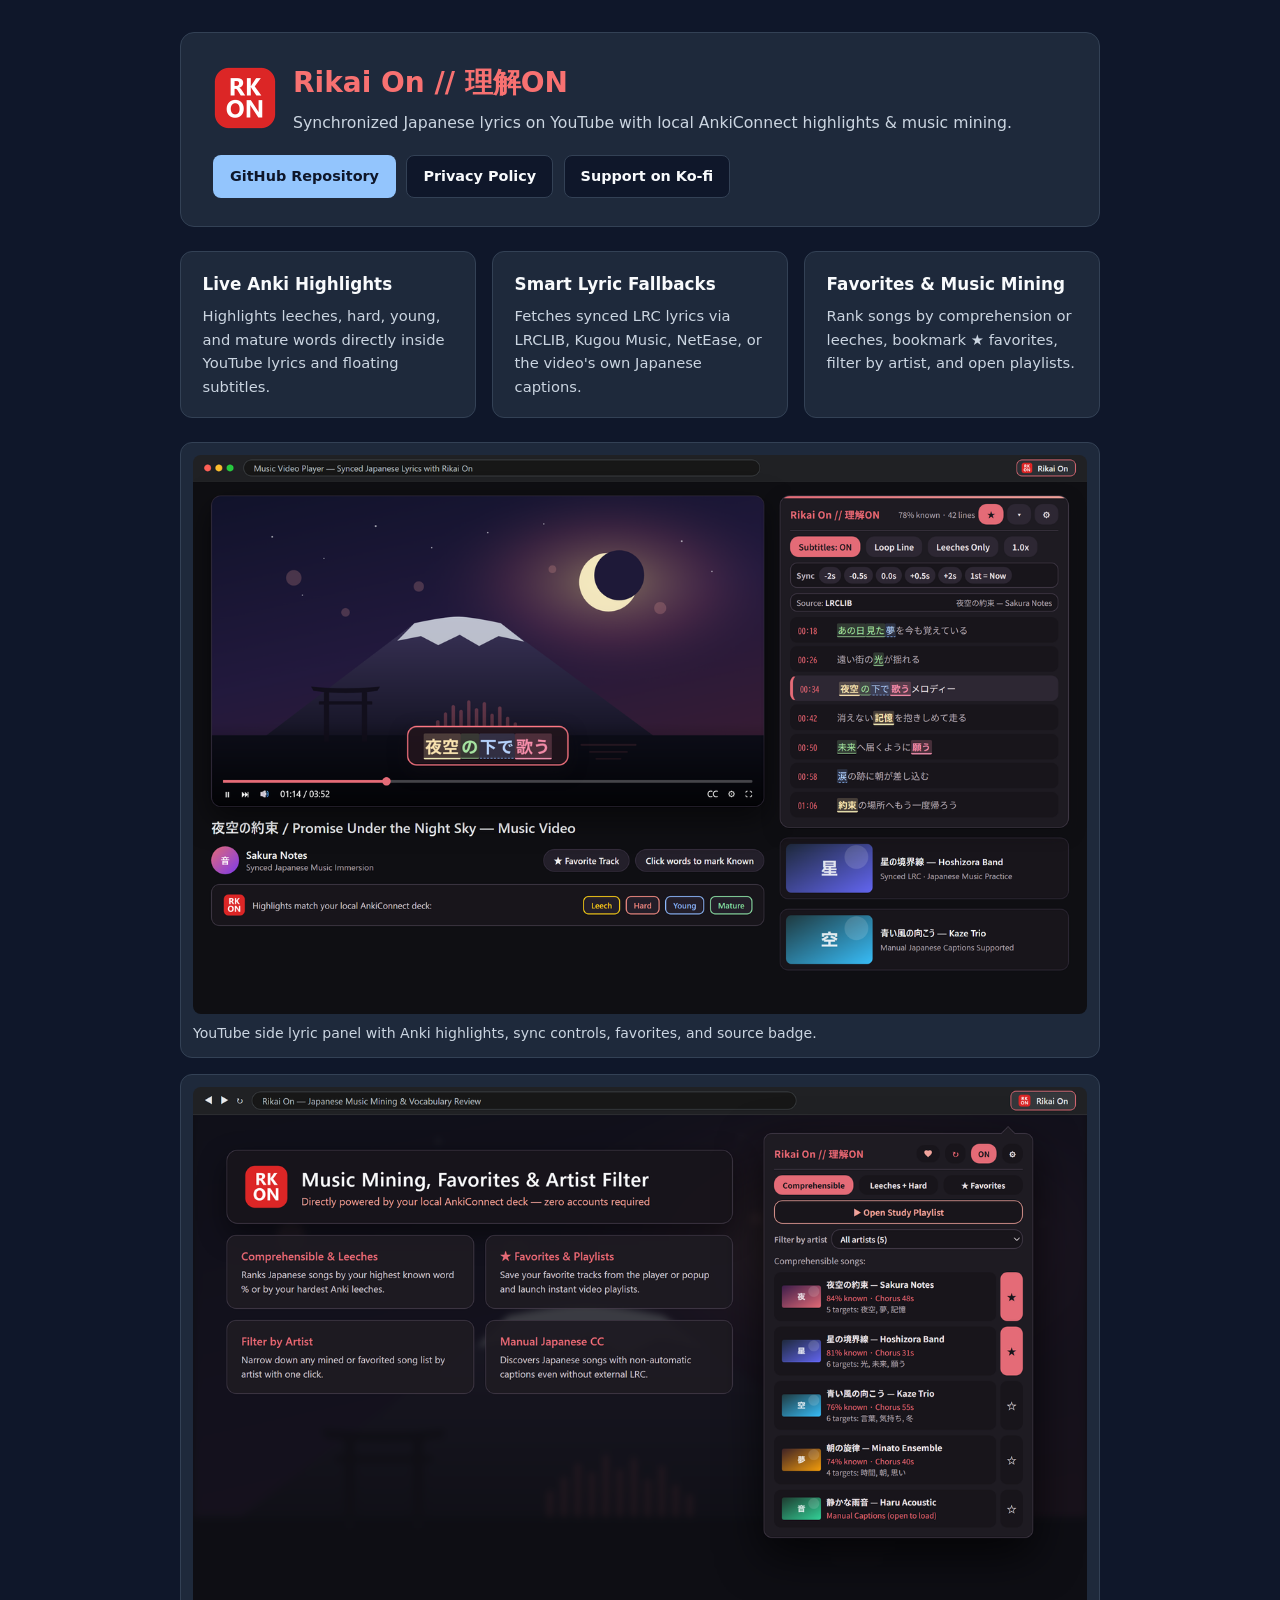
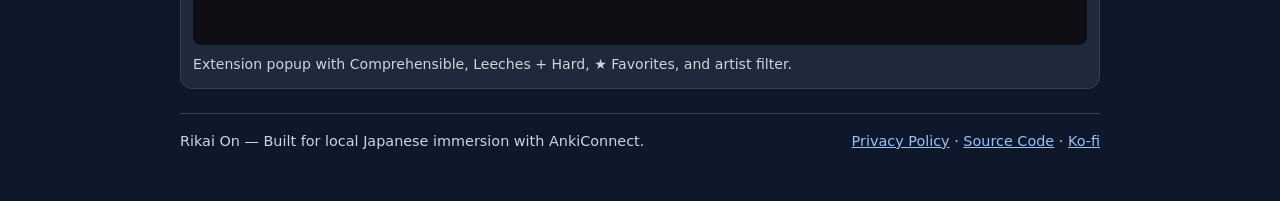
<file: docs/index.html>
<!DOCTYPE html>
<html lang="en">
<head>
  <meta charset="UTF-8">
  <meta name="viewport" content="width=device-width, initial-scale=1.0">
  <title>Rikai On // 理解ON — YouTube Japanese Lyrics + Anki Mining</title>
  <style>
    :root {
      --bg: #0f172a;
      --surface: #1e293b;
      --text: #f8fafc;
      --muted: #cbd5e1;
      --accent: #f87171;
      --link: #93c5fd;
      --border: #334155;
    }
    * { box-sizing: border-box; }
    body {
      margin: 0;
      padding: 2rem 1rem 3rem;
      background: var(--bg);
      color: var(--text);
      font-family: system-ui, -apple-system, "Segoe UI", Roboto, sans-serif;
      line-height: 1.6;
    }
    main {
      max-width: 920px;
      margin: 0 auto;
    }
    .hero {
      background: var(--surface);
      border: 1px solid var(--border);
      border-radius: 14px;
      padding: 1.75rem 2rem;
      display: flex;
      flex-wrap: wrap;
      align-items: center;
      justify-content: space-between;
      gap: 1.25rem;
      margin-bottom: 1.5rem;
    }
    .hero-brand {
      display: flex;
      align-items: center;
      gap: 1rem;
    }
    .hero-brand img {
      width: 64px;
      height: 64px;
      border-radius: 12px;
    }
    h1 {
      margin: 0 0 0.25rem;
      font-size: 1.75rem;
      color: var(--accent);
    }
    .subtitle {
      margin: 0;
      color: var(--muted);
      font-size: 0.98rem;
    }
    .cta-row {
      display: flex;
      flex-wrap: wrap;
      gap: 0.65rem;
    }
    .btn {
      display: inline-block;
      padding: 0.55rem 1rem;
      border-radius: 8px;
      font-weight: 700;
      font-size: 0.9rem;
      text-decoration: none;
      border: 1px solid var(--border);
      color: var(--text);
      background: var(--bg);
    }
    .btn.primary {
      background: #93c5fd;
      color: #0f172a;
      border-color: transparent;
    }
    .btn:focus-visible, a:focus-visible {
      outline: 2px solid var(--link);
      outline-offset: 2px;
    }
    .grid {
      display: grid;
      grid-template-columns: repeat(auto-fit, minmax(250px, 1fr));
      gap: 1rem;
      margin-bottom: 1.5rem;
    }
    .card {
      background: var(--surface);
      border: 1px solid var(--border);
      border-radius: 12px;
      padding: 1.2rem 1.35rem;
    }
    .card h2 {
      margin: 0 0 0.4rem;
      font-size: 1.05rem;
      color: var(--text);
    }
    .card p {
      margin: 0;
      font-size: 0.92rem;
      color: var(--muted);
    }
    .shots {
      display: grid;
      grid-template-columns: 1fr;
      gap: 1rem;
      margin-bottom: 1.5rem;
    }
    .shots figure {
      margin: 0;
      background: var(--surface);
      border: 1px solid var(--border);
      border-radius: 12px;
      padding: 0.75rem;
    }
    .shots img {
      width: 100%;
      height: auto;
      border-radius: 8px;
      display: block;
    }
    .shots figcaption {
      margin-top: 0.5rem;
      font-size: 0.88rem;
      color: var(--muted);
    }
    footer {
      border-top: 1px solid var(--border);
      padding-top: 1rem;
      font-size: 0.9rem;
      color: var(--muted);
      display: flex;
      flex-wrap: wrap;
      justify-content: space-between;
      gap: 0.75rem;
    }
    footer a { color: var(--link); }
  </style>
</head>
<body>
  <main>
    <section class="hero">
      <div class="hero-brand">
        <img src="./assets/icon128.png" alt="Rikai On icon" width="64" height="64">
        <div>
          <h1>Rikai On // 理解ON</h1>
          <p class="subtitle">Synchronized Japanese lyrics on YouTube with local AnkiConnect highlights &amp; music mining.</p>
        </div>
      </div>
      <div class="cta-row">
        <a class="btn primary" href="https://github.com/garciaguilherme/rikai-on" target="_blank" rel="noopener noreferrer">GitHub Repository</a>
        <a class="btn" href="./privacy.html">Privacy Policy</a>
        <a class="btn" href="https://ko-fi.com/C0C62BIE0" target="_blank" rel="noopener noreferrer">Support on Ko-fi</a>
      </div>
    </section>

    <section class="grid" aria-label="Key features">
      <article class="card">
        <h2>Live Anki Highlights</h2>
        <p>Highlights leeches, hard, young, and mature words directly inside YouTube lyrics and floating subtitles.</p>
      </article>
      <article class="card">
        <h2>Smart Lyric Fallbacks</h2>
        <p>Fetches synced LRC lyrics via LRCLIB, Kugou Music, NetEase, or the video's own Japanese captions.</p>
      </article>
      <article class="card">
        <h2>Favorites &amp; Music Mining</h2>
        <p>Rank songs by comprehension or leeches, bookmark ★ favorites, filter by artist, and open playlists.</p>
      </article>
    </section>

    <section class="shots" aria-label="Screenshots">
      <figure>
        <img src="./assets/screenshot-1-youtube-1280x800.png" alt="Rikai On lyric panel and floating subtitle overlay on a YouTube Japanese music video" width="1280" height="800">
        <figcaption>YouTube side lyric panel with Anki highlights, sync controls, favorites, and source badge.</figcaption>
      </figure>
      <figure>
        <img src="./assets/screenshot-2-popup-1280x800.png" alt="Rikai On popup showing mined songs, favorites tab, and artist filter" width="1280" height="800">
        <figcaption>Extension popup with Comprehensible, Leeches + Hard, ★ Favorites, and artist filter.</figcaption>
      </figure>
    </section>

    <footer>
      <span>Rikai On — Built for local Japanese immersion with AnkiConnect.</span>
      <nav aria-label="Footer links">
        <a href="./privacy.html">Privacy Policy</a> ·
        <a href="https://github.com/garciaguilherme/rikai-on" target="_blank" rel="noopener noreferrer">Source Code</a> ·
        <a href="https://ko-fi.com/C0C62BIE0" target="_blank" rel="noopener noreferrer">Ko-fi</a>
      </nav>
    </footer>
  </main>
</body>
</html>
</file>
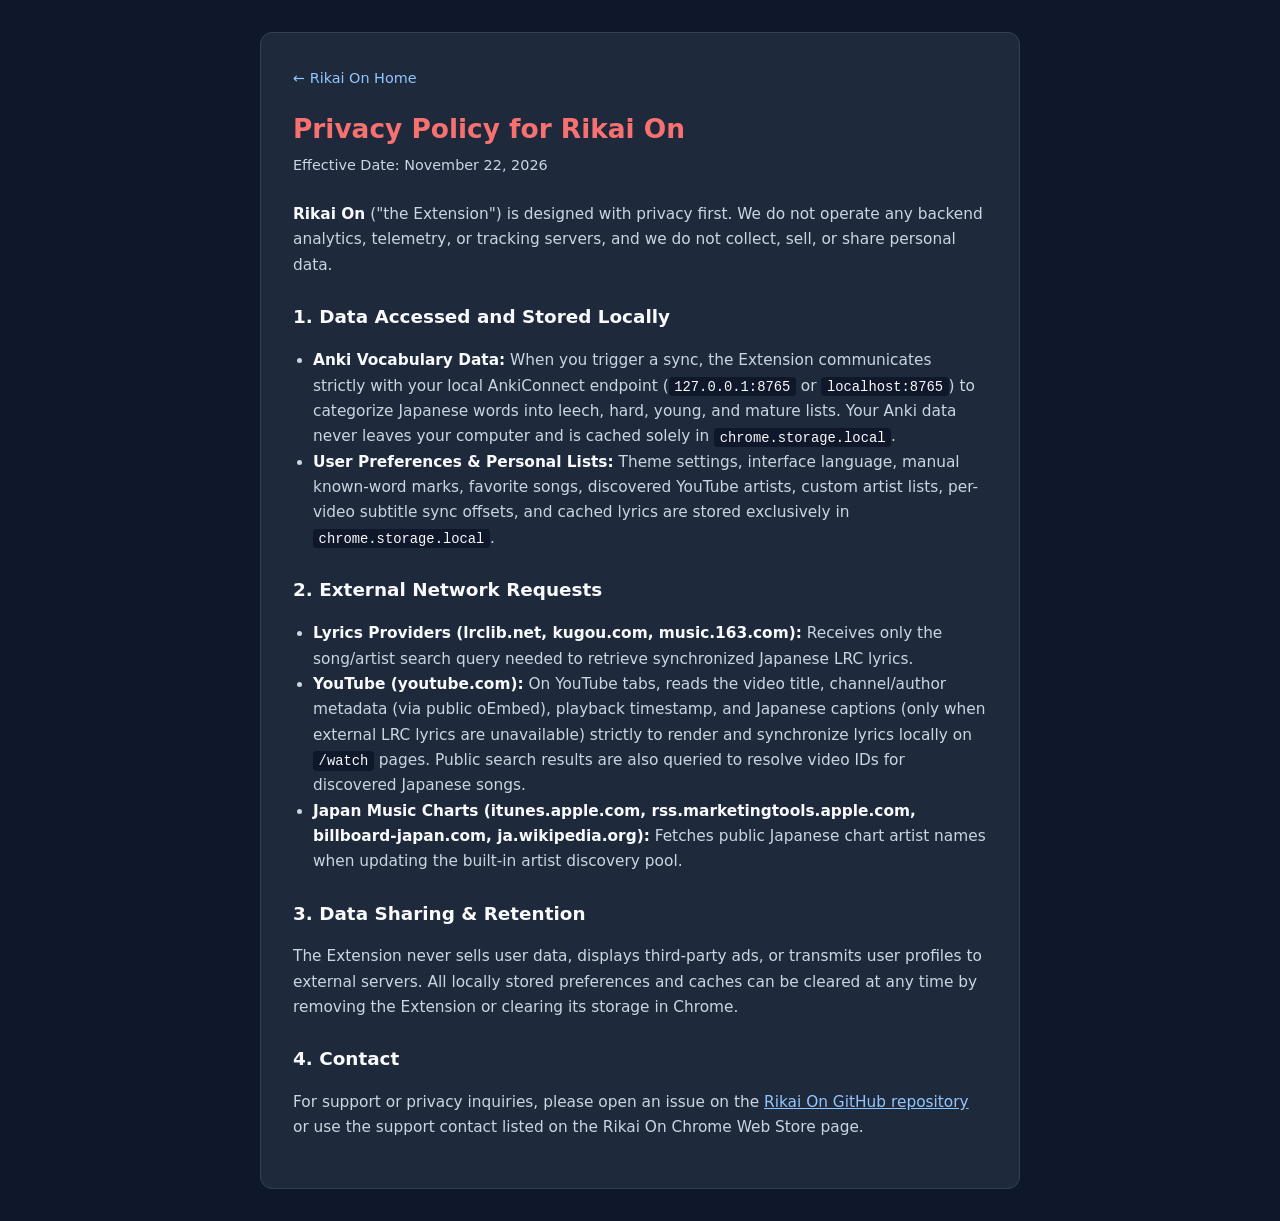
<file: docs/privacy.html>
<!DOCTYPE html>
<html lang="en">
<head>
  <meta charset="UTF-8">
  <meta name="viewport" content="width=device-width, initial-scale=1.0">
  <title>Privacy Policy — Rikai On</title>
  <style>
    :root {
      --bg: #0f172a;
      --surface: #1e293b;
      --text: #f8fafc;
      --muted: #cbd5e1;
      --accent: #f87171;
      --link: #93c5fd;
      --border: #334155;
    }
    * { box-sizing: border-box; }
    body {
      margin: 0;
      padding: 2rem 1rem;
      background: var(--bg);
      color: var(--text);
      font-family: system-ui, -apple-system, "Segoe UI", Roboto, sans-serif;
      line-height: 1.65;
    }
    main {
      max-width: 760px;
      margin: 0 auto;
      background: var(--surface);
      border: 1px solid var(--border);
      border-radius: 12px;
      padding: 2rem;
    }
    .nav-back {
      display: inline-block;
      margin-bottom: 1rem;
      font-size: 0.9rem;
      color: var(--link);
      text-decoration: none;
    }
    .nav-back:hover { text-decoration: underline; }
    h1 {
      margin: 0 0 0.25rem;
      font-size: 1.65rem;
      color: var(--accent);
    }
    .updated {
      margin: 0 0 1.5rem;
      font-size: 0.9rem;
      color: var(--muted);
    }
    h2 {
      margin: 1.5rem 0 0.5rem;
      font-size: 1.15rem;
      color: var(--text);
    }
    p, li {
      color: var(--muted);
      font-size: 0.96rem;
    }
    strong { color: var(--text); }
    ul { padding-left: 1.25rem; }
    a { color: var(--link); }
    a:focus-visible { outline: 2px solid var(--link); outline-offset: 2px; }
    code {
      background: var(--bg);
      color: var(--text);
      padding: 0.1rem 0.35rem;
      border-radius: 4px;
      font-size: 0.9em;
    }
  </style>
</head>
<body>
  <main>
    <nav aria-label="Breadcrumb">
      <a class="nav-back" href="./index.html">&larr; Rikai On Home</a>
    </nav>
    <header>
      <h1>Privacy Policy for Rikai On</h1>
      <p class="updated">Effective Date: November 22, 2026</p>
    </header>

    <p>
      <strong>Rikai On</strong> ("the Extension") is designed with privacy first. We do not operate any backend
      analytics, telemetry, or tracking servers, and we do not collect, sell, or share personal data.
    </p>

    <h2>1. Data Accessed and Stored Locally</h2>
    <ul>
      <li>
        <strong>Anki Vocabulary Data:</strong> When you trigger a sync, the Extension communicates strictly with your
        local AnkiConnect endpoint (<code>127.0.0.1:8765</code> or <code>localhost:8765</code>) to categorize Japanese
        words into leech, hard, young, and mature lists. Your Anki data never leaves your computer and is cached solely
        in <code>chrome.storage.local</code>.
      </li>
      <li>
        <strong>User Preferences &amp; Personal Lists:</strong> Theme settings, interface language, manual known-word
        marks, favorite songs, discovered YouTube artists, custom artist lists, per-video subtitle sync offsets, and
        cached lyrics are stored exclusively in <code>chrome.storage.local</code>.
      </li>
    </ul>

    <h2>2. External Network Requests</h2>
    <ul>
      <li>
        <strong>Lyrics Providers (lrclib.net, kugou.com, music.163.com):</strong> Receives only the song/artist
        search query needed to retrieve synchronized Japanese LRC lyrics.
      </li>
      <li>
        <strong>YouTube (youtube.com):</strong> On YouTube tabs, reads the video title, channel/author metadata (via
        public oEmbed), playback timestamp, and Japanese captions (only when external LRC lyrics are unavailable)
        strictly to render and synchronize lyrics locally on <code>/watch</code> pages. Public search results are also
        queried to resolve video IDs for discovered Japanese songs.
      </li>
      <li>
        <strong>Japan Music Charts (itunes.apple.com, rss.marketingtools.apple.com, billboard-japan.com, ja.wikipedia.org):</strong>
        Fetches public Japanese chart artist names when updating the built-in artist discovery pool.
      </li>
    </ul>

    <h2>3. Data Sharing &amp; Retention</h2>
    <p>
      The Extension never sells user data, displays third-party ads, or transmits user profiles to external servers.
      All locally stored preferences and caches can be cleared at any time by removing the Extension or clearing its
      storage in Chrome.
    </p>

    <h2>4. Contact</h2>
    <p>
      For support or privacy inquiries, please open an issue on the
      <a href="https://github.com/garciaguilherme/rikai-on" target="_blank" rel="noopener noreferrer">Rikai On GitHub repository</a>
      or use the support contact listed on the Rikai On Chrome Web Store page.
    </p>
  </main>
</body>
</html>
</file>
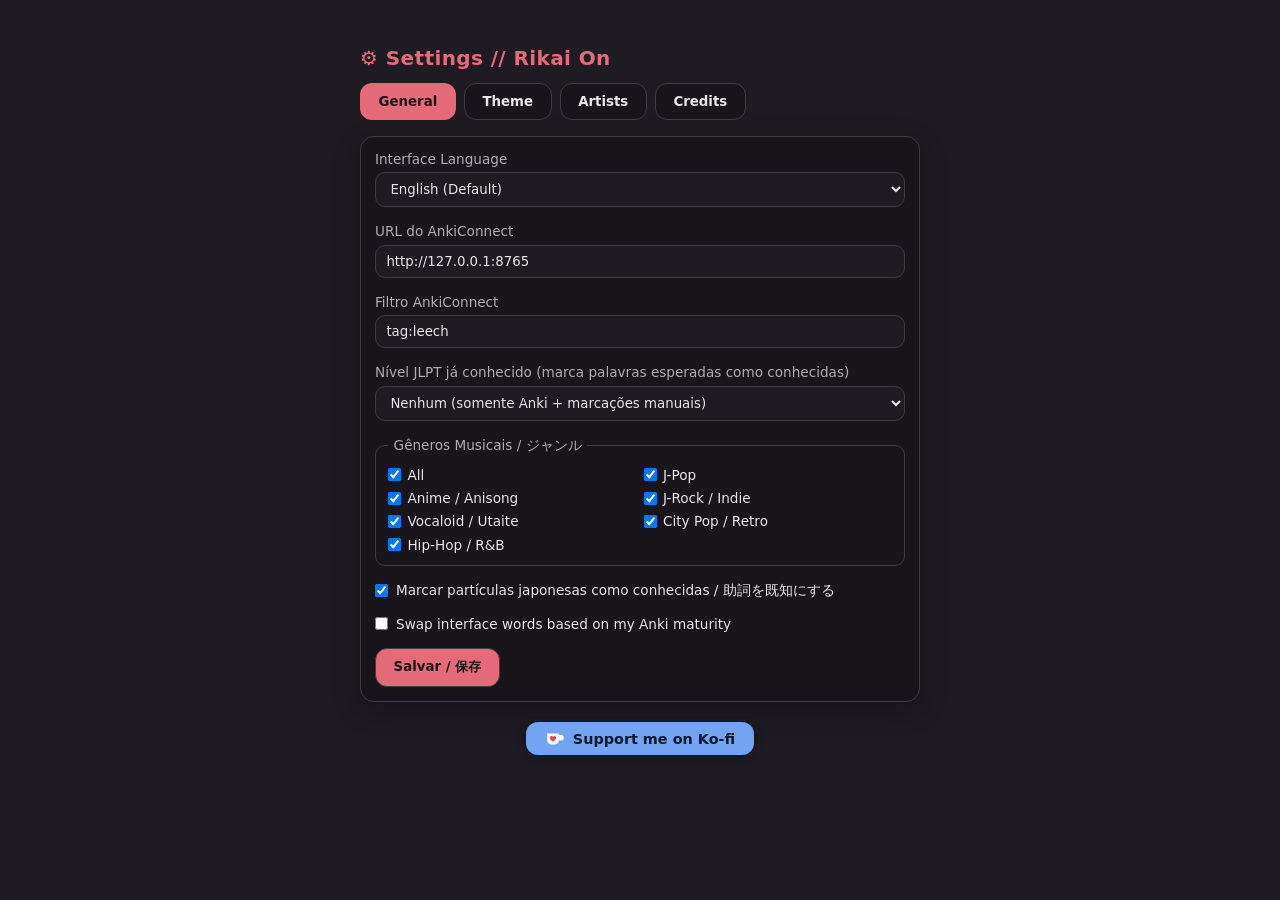
<file: chrome-extension/options/options.html>
<!DOCTYPE html>
<html lang="en">

<head>
  <meta charset="UTF-8">
  <title>Settings // Rikai On</title>
  <link rel="stylesheet" href="../themes.css">
  <style>
    body {
      max-width: 560px;
      margin: 2rem auto;
      padding: var(--rk-pad-md);
      background-color: var(--rk-bg);
      background-image: var(--rk-panel-pattern);
      background-size: 24px 24px;
      color: var(--rk-text);
      font-family: var(--rk-font);
      transition: background-color var(--rk-dur-med, 240ms) ease-in-out, color var(--rk-dur-med, 240ms) ease-in-out;
    }

    .card-panel,
    form {
      background: var(--rk-surface);
      border: var(--rk-border-width) var(--rk-border-style) var(--rk-border);
      border-radius: var(--rk-radius);
      padding: var(--rk-pad-md);
      box-shadow: var(--rk-panel-shadow);
      transition: background-color var(--rk-dur-med, 240ms) ease-in-out,
        border-color var(--rk-dur-med, 240ms) ease-in-out,
        border-radius var(--rk-dur-med, 240ms) ease-in-out,
        box-shadow var(--rk-dur-med, 240ms) ease-in-out;
    }

    [role="tabpanel"]:not([hidden]) {
      animation: rikaiFadeSlideIn var(--rk-dur-med, 240ms) ease-in-out;
    }

    h1 {
      font-size: 1.25rem;
      color: var(--rk-accent);
      margin-top: 0;
      text-transform: var(--rk-title-transform);
      letter-spacing: var(--rk-title-spacing);
    }

    label {
      display: block;
      font-size: 0.85rem;
      color: var(--rk-muted);
      margin-bottom: 0.35rem;
    }

    input,
    select,
    textarea {
      width: 100%;
      box-sizing: border-box;
      padding: var(--rk-pad-sm) 0.65rem;
      margin-bottom: 1rem;
      background: var(--rk-bg);
      color: var(--rk-text);
      border: var(--rk-border-width) var(--rk-border-style) var(--rk-border);
      border-radius: var(--rk-row-radius);
      font-family: var(--rk-font);
      transition: background-color var(--rk-dur-fast, 160ms) ease-in-out,
        color var(--rk-dur-fast, 160ms) ease-in-out,
        border-color var(--rk-dur-fast, 160ms) ease-in-out,
        border-radius var(--rk-dur-med, 240ms) ease-in-out;
    }

    button {
      background: var(--rk-accent);
      color: var(--rk-accent-contrast);
      border: var(--rk-border-width) var(--rk-border-style) var(--rk-border);
      padding: 0.6rem 1.1rem;
      font-weight: 700;
      cursor: pointer;
      border-radius: var(--rk-btn-radius);
      font-family: var(--rk-font);
      box-shadow: var(--rk-btn-shadow);
      transition: background-color var(--rk-dur-fast, 160ms) ease-in-out,
        color var(--rk-dur-fast, 160ms) ease-in-out,
        border-color var(--rk-dur-fast, 160ms) ease-in-out,
        border-radius var(--rk-dur-med, 240ms) ease-in-out,
        opacity var(--rk-dur-fast, 160ms) ease-in-out,
        transform 140ms ease-in-out;
    }

    button:hover {
      opacity: 0.92;
    }

    button:active {
      transform: scale(0.98);
    }

    .tab-bar {
      display: flex;
      flex-wrap: wrap;
      gap: 0.5rem;
      margin-bottom: 1rem;
    }

    .tab-btn {
      background: var(--rk-surface);
      color: var(--rk-text);
      border: 1px solid var(--rk-border);
    }

    .tab-btn.is-active {
      background: var(--rk-accent);
      color: var(--rk-accent-contrast);
      border-color: transparent;
    }

    .info-box {
      background: var(--rk-bg);
      border: 1px solid var(--rk-border);
      border-radius: var(--rk-row-radius);
      padding: 0.85rem;
      margin-bottom: 1rem;
      font-size: 0.85rem;
      line-height: 1.5;
      color: var(--rk-muted);
    }

    .tag-list {
      display: flex;
      flex-wrap: wrap;
      gap: 0.35rem;
      margin: 0.5rem 0 1rem;
    }

    .tag-pill {
      background: var(--rk-elevated);
      color: var(--rk-text);
      padding: 0.2rem 0.5rem;
      border-radius: var(--rk-btn-radius);
      font-size: 0.78rem;
    }

    .theme-preview {
      background: var(--rk-bg);
      border: var(--rk-border-width) var(--rk-border-style) var(--rk-border);
      border-radius: var(--rk-radius);
      padding: var(--rk-pad-md);
      margin-bottom: 1rem;
      transition: background-color var(--rk-dur-med, 240ms) ease-in-out,
        border-color var(--rk-dur-med, 240ms) ease-in-out,
        border-radius var(--rk-dur-med, 240ms) ease-in-out;
    }

    .theme-preview-row {
      display: flex;
      flex-wrap: wrap;
      align-items: center;
      gap: 0.45rem;
      margin-top: 0.65rem;
    }

    .preview-word {
      padding: 2px 7px;
      border-radius: 4px;
      font-size: 0.85rem;
      font-weight: 700;
      transition: background-color var(--rk-dur-fast, 160ms) ease-in-out,
        color var(--rk-dur-fast, 160ms) ease-in-out,
        border-color var(--rk-dur-fast, 160ms) ease-in-out;
    }

    .preview-overlay {
      margin-top: 0.75rem;
      padding: 0.5rem 0.85rem;
      border-radius: var(--rk-row-radius);
      background: var(--rk-overlay-bg);
      color: var(--rk-overlay-text);
      text-align: center;
      font-size: 0.95rem;
      box-shadow: var(--rk-overlay-shadow);
      transition: background-color var(--rk-dur-med, 240ms) ease-in-out,
        color var(--rk-dur-med, 240ms) ease-in-out,
        border-radius var(--rk-dur-med, 240ms) ease-in-out;
    }

    details.custom-advanced {
      border: var(--rk-border-width) solid var(--rk-border);
      border-radius: var(--rk-row-radius);
      background: var(--rk-bg);
      padding: 0.75rem;
      margin-bottom: 1rem;
    }

    details.custom-advanced summary {
      cursor: pointer;
      font-weight: 700;
      font-size: 0.9rem;
      color: var(--rk-accent);
      list-style-position: inside;
    }

    details.custom-advanced[open] summary {
      margin-bottom: 0.85rem;
    }

    .color-grid {
      display: grid;
      grid-template-columns: repeat(auto-fill, minmax(145px, 1fr));
      gap: 0.65rem;
      margin-bottom: 0.85rem;
    }

    .color-item {
      display: flex;
      flex-direction: column;
      gap: 0.25rem;
    }

    .color-item label {
      margin-bottom: 0;
      font-size: 0.78rem;
    }

    .color-item input[type="color"] {
      height: 36px;
      padding: 2px;
      margin-bottom: 0;
      cursor: pointer;
    }

    .geo-grid {
      display: grid;
      grid-template-columns: 1fr 1fr;
      gap: 0.65rem;
    }

    .geo-grid input,
    .geo-grid select {
      margin-bottom: 0.35rem;
    }

    .action-row {
      display: flex;
      flex-wrap: wrap;
      gap: 0.5rem;
      align-items: center;
      margin-bottom: 0.85rem;
    }

    .fieldset-box {
      border: var(--rk-border-width) solid var(--rk-border);
      border-radius: var(--rk-row-radius);
      padding: 0.75rem;
      margin: 0 0 1rem;
      background: var(--rk-surface);
    }

    .fieldset-box legend {
      font-size: 0.85rem;
      color: var(--rk-muted);
      padding: 0 0.35rem;
    }

    #saved-msg,
    #theme-saved-msg,
    #artists-saved-msg {
      margin-left: 0.75rem;
      color: var(--rk-mature-border);
      font-size: 0.85rem;
      font-weight: 700;
    }

    .kofi-donate-wrap {
      margin-top: 1.25rem;
      display: flex;
      justify-content: center;
    }

    .kofi-btn {
      display: inline-flex;
      align-items: center;
      gap: 0.5rem;
      background-color: #72a4f2;
      color: #0f172a;
      text-decoration: none;
      font-weight: 700;
      font-size: 0.9rem;
      padding: 0.55rem 1.15rem;
      border-radius: var(--rk-btn-radius);
      box-shadow: 0 2px 8px rgba(0, 0, 0, 0.25);
      transition: filter var(--rk-dur-fast, 160ms) ease-in-out, transform 140ms ease-in-out;
    }

    .kofi-btn:hover {
      filter: brightness(1.06);
      transform: translateY(-1px);
    }

    .kofi-btn:active {
      transform: translateY(0) scale(0.98);
    }

    .credits-list {
      list-style: none;
      padding: 0;
      margin: 0.75rem 0 0;
      display: flex;
      flex-direction: column;
      gap: 0.65rem;
    }

    .credit-item {
      background: var(--rk-bg);
      border: 1px solid var(--rk-border);
      border-radius: var(--rk-row-radius);
      padding: 0.7rem 0.85rem;
    }

    .credit-title {
      display: flex;
      justify-content: space-between;
      align-items: center;
      gap: 0.5rem;
      font-size: 0.9rem;
      font-weight: 700;
      color: var(--rk-text);
      margin-bottom: 0.25rem;
    }

    .credit-title a {
      color: var(--rk-accent);
      font-size: 0.78rem;
      font-weight: 600;
      text-decoration: underline;
    }

    .credit-desc {
      margin: 0;
      font-size: 0.82rem;
      line-height: 1.45;
      color: var(--rk-muted);
    }

    :focus-visible {
      outline: 2px solid var(--rk-accent);
      outline-offset: 2px;
    }

    @media (prefers-reduced-motion: reduce) {

      *,
      *::before,
      *::after {
        transition: none !important;
        animation: none !important;
      }
    }
  </style>
</head>

<body>
  <h1 id="opt-heading">⚙ Settings // Rikai On</h1>
  <div class="tab-bar" role="tablist">
    <button id="tab-general-btn" class="tab-btn is-active" type="button" role="tab" aria-selected="true"
      aria-controls="tab-general-panel">General</button>
    <button id="tab-theme-btn" class="tab-btn" type="button" role="tab" aria-selected="false"
      aria-controls="tab-theme-panel">Theme</button>
    <button id="tab-artists-btn" class="tab-btn" type="button" role="tab" aria-selected="false"
      aria-controls="tab-artists-panel">Artists</button>
    <button id="tab-credits-btn" class="tab-btn" type="button" role="tab" aria-selected="false"
      aria-controls="tab-credits-panel">Credits</button>
  </div>

  <div id="tab-general-panel" role="tabpanel" aria-labelledby="tab-general-btn">
    <form id="settings-form">
      <label id="lbl-ui-lang" for="ui-lang">Interface Language</label>
      <select id="ui-lang">
        <option value="en">English (Default)</option>
        <option value="pt">Português</option>
        <option value="es">Español</option>
        <option value="ja">日本語</option>
        <option value="fr">Français</option>
      </select>
      <label for="anki-url">URL do AnkiConnect</label>
      <input id="anki-url" type="url" required value="http://127.0.0.1:8765">
      <label for="leech-query">Filtro AnkiConnect</label>
      <input id="leech-query" type="text" required value="tag:leech">
      <label for="jlpt-level">Nível JLPT já conhecido (marca palavras esperadas como conhecidas)</label>
      <select id="jlpt-level">
        <option value="none">Nenhum (somente Anki + marcações manuais)</option>
        <option value="N5">JLPT N5</option>
        <option value="N4">JLPT N4 (inclui N5)</option>
        <option value="N3">JLPT N3 (inclui N5–N4)</option>
        <option value="N2">JLPT N2 (inclui N5–N3)</option>
        <option value="N1">JLPT N1 (inclui N5–N2)</option>
      </select>
      <fieldset class="fieldset-box">
        <legend>Gêneros Musicais / ジャンル</legend>
        <div style="display:grid;grid-template-columns:1fr 1fr;gap:0.45rem;font-size:0.85rem;">
          <label style="display:flex;align-items:center;gap:0.4rem;margin:0;color:var(--rk-text);cursor:pointer;"><input
              type="checkbox" id="genre-all" checked style="width:auto;margin:0;"> <span
              id="lbl-genre-all">All</span></label>
          <label style="display:flex;align-items:center;gap:0.4rem;margin:0;color:var(--rk-text);cursor:pointer;"><input
              type="checkbox" class="genre-chk" value="jpop" checked style="width:auto;margin:0;"> J-Pop</label>
          <label style="display:flex;align-items:center;gap:0.4rem;margin:0;color:var(--rk-text);cursor:pointer;"><input
              type="checkbox" class="genre-chk" value="anime" checked style="width:auto;margin:0;"> Anime /
            Anisong</label>
          <label style="display:flex;align-items:center;gap:0.4rem;margin:0;color:var(--rk-text);cursor:pointer;"><input
              type="checkbox" class="genre-chk" value="jrock" checked style="width:auto;margin:0;"> J-Rock /
            Indie</label>
          <label style="display:flex;align-items:center;gap:0.4rem;margin:0;color:var(--rk-text);cursor:pointer;"><input
              type="checkbox" class="genre-chk" value="vocaloid" checked style="width:auto;margin:0;"> Vocaloid /
            Utaite</label>
          <label style="display:flex;align-items:center;gap:0.4rem;margin:0;color:var(--rk-text);cursor:pointer;"><input
              type="checkbox" class="genre-chk" value="citypop" checked style="width:auto;margin:0;"> City Pop /
            Retro</label>
          <label style="display:flex;align-items:center;gap:0.4rem;margin:0;color:var(--rk-text);cursor:pointer;"><input
              type="checkbox" class="genre-chk" value="hiphop" checked style="width:auto;margin:0;"> Hip-Hop /
            R&amp;B</label>
        </div>
      </fieldset>
      <label style="display:flex;align-items:center;gap:0.5rem;margin-bottom:1rem;color:var(--rk-text);cursor:pointer;">
        <input type="checkbox" id="particles-known" checked style="width:auto;margin:0;">
        <span id="lbl-particles-known">Marcar partículas japonesas como conhecidas / 助詞を既知にする</span>
      </label>
      <label style="display:flex;align-items:center;gap:0.5rem;margin-bottom:1rem;color:var(--rk-text);cursor:pointer;">
        <input type="checkbox" id="anki-ui-immersion" style="width:auto;margin:0;">
        <span id="lbl-anki-ui-immersion">Swap interface words based on my Anki maturity</span>
      </label>
      <button type="submit">Salvar / 保存</button>
      <span id="saved-msg" role="status" aria-live="polite"></span>
    </form>
  </div>

  <div id="tab-theme-panel" role="tabpanel" aria-labelledby="tab-theme-btn" hidden>
    <div class="card-panel">
      <label for="theme-select">Tema Visual / テーマ</label>
      <select id="theme-select">
        <option value="rikai-red">Rikai Red / 赤音 (Soft — Default)</option>
        <option value="youtube">YouTube Native</option>
        <option value="vocaloid">Vocaloid Cyber (Ciano &amp; Sakura)</option>
        <option value="sakura">Sakura Nocturne (Rosa &amp; Dourado)</option>
        <option value="eva">Neo-Tokyo 01 (Roxo &amp; Neon)</option>
        <option value="catppuccin">Catppuccin Mocha (Pastel Escuro)</option>
        <option value="catppuccin-latte">Catppuccin Latte (Pastel Claro)</option>
        <option value="dracula">Dracula (Vampire Purple)</option>
        <option value="nord">Nord (Arctic Polar)</option>
        <option value="gruvbox">Gruvbox Dark (Retro Warm)</option>
        <option value="tokyonight">Tokyo Night (Deep Indigo)</option>
        <option value="rose-pine">Rosé Pine (Soho Velvet)</option>
        <option value="sumi">Sumi-e Washi (Tema Claro)</option>
        <option value="custom">Custom Theme</option>
      </select>

      <label for="video-blur-mode">Faixa de Blur no Vídeo / 動画ぼかし帯</label>
      <select id="video-blur-mode">
        <option value="box">Apenas atrás da legenda (compacto)</option>
        <option value="bottom">Bloco inteiro na parte de baixo</option>
        <option value="top">Bloco inteiro na parte de cima</option>
      </select>

      <div class="theme-preview" aria-live="polite">
        <strong id="lbl-theme-preview" style="font-size:0.85rem;color:var(--rk-accent);">Live Preview</strong>
        <div class="theme-preview-row">
          <span class="preview-word"
            style="background:var(--rk-leech-bg);border-bottom:2px solid var(--rk-leech-border);color:var(--rk-leech-text);">夢
            (Leech)</span>
          <span class="preview-word"
            style="background:var(--rk-hard-bg);border-bottom:2px solid var(--rk-hard-border);color:var(--rk-hard-text);">永遠
            (Hard)</span>
          <span class="preview-word"
            style="background:var(--rk-young-bg);border-bottom:2px solid var(--rk-young-border);color:var(--rk-young-text);">光
            (Young)</span>
          <span class="preview-word"
            style="background:var(--rk-mature-bg);border-bottom:2px solid var(--rk-mature-border);color:var(--rk-mature-text);">音楽
            (Mature)</span>
        </div>
        <div class="preview-overlay" lang="ja">君の声が響く夜空の下で</div>
      </div>

      <details id="custom-theme-advanced" class="custom-advanced">
        <summary id="lbl-custom-advanced">Avançado: Criar Tema Customizado</summary>
        <div class="action-row">
          <button id="clone-theme-btn" class="tab-btn" type="button">Copy Current Preset</button>
          <button id="reset-theme-btn" class="tab-btn" type="button">Reset Defaults</button>
        </div>

        <fieldset class="fieldset-box">
          <legend id="lbl-custom-colors">Colors</legend>
          <div class="color-grid">
            <div class="color-item"><label id="lbl-ct-bg" for="ct-bg">Background</label><input id="ct-bg" type="color"
                value="#12121a"></div>
            <div class="color-item"><label id="lbl-ct-surface" for="ct-surface">Panel Surface</label><input
                id="ct-surface" type="color" value="#1b1b26"></div>
            <div class="color-item"><label id="lbl-ct-elevated" for="ct-elevated">Hover / Elevated</label><input
                id="ct-elevated" type="color" value="#272736"></div>
            <div class="color-item"><label id="lbl-ct-text" for="ct-text">Text</label><input id="ct-text" type="color"
                value="#f3f4f6"></div>
            <div class="color-item"><label id="lbl-ct-muted" for="ct-muted">Muted Text</label><input id="ct-muted"
                type="color" value="#a1a1aa"></div>
            <div class="color-item"><label id="lbl-ct-accent" for="ct-accent">Accent</label><input id="ct-accent"
                type="color" value="#f43f5e"></div>
            <div class="color-item"><label id="lbl-ct-accentContrast" for="ct-accentContrast">Accent Text</label><input
                id="ct-accentContrast" type="color" value="#18151b"></div>
            <div class="color-item"><label id="lbl-ct-accent2" for="ct-accent2">Secondary Accent</label><input
                id="ct-accent2" type="color" value="#38bdf8"></div>
            <div class="color-item"><label id="lbl-ct-border" for="ct-border">Border</label><input id="ct-border"
                type="color" value="#3f3f46"></div>
            <div class="color-item"><label id="lbl-ct-overlayBg" for="ct-overlayBg">Subtitle Overlay</label><input
                id="ct-overlayBg" type="color" value="#0f0f14"></div>
            <div class="color-item"><label id="lbl-ct-overlayText" for="ct-overlayText">Subtitle Text</label><input
                id="ct-overlayText" type="color" value="#ffffff"></div>
            <div class="color-item"><label id="lbl-ct-leechBorder" for="ct-leechBorder">Leech Highlight</label><input
                id="ct-leechBorder" type="color" value="#fbbf24"></div>
            <div class="color-item"><label id="lbl-ct-hardBorder" for="ct-hardBorder">Hard Highlight</label><input
                id="ct-hardBorder" type="color" value="#f43f5e"></div>
            <div class="color-item"><label id="lbl-ct-youngBorder" for="ct-youngBorder">Young Highlight</label><input
                id="ct-youngBorder" type="color" value="#38bdf8"></div>
            <div class="color-item"><label id="lbl-ct-matureBorder" for="ct-matureBorder">Mature Highlight</label><input
                id="ct-matureBorder" type="color" value="#4ade80"></div>
          </div>
        </fieldset>

        <fieldset class="fieldset-box">
          <legend id="lbl-custom-geo">Shape &amp; Typography</legend>
          <div class="geo-grid">
            <div>
              <label id="lbl-ct-borderStyle" for="ct-borderStyle">Border Style</label>
              <select id="ct-borderStyle">
                <option value="solid">solid</option>
                <option value="dashed">dashed</option>
                <option value="dotted">dotted</option>
                <option value="double">double</option>
                <option value="none">none</option>
              </select>
            </div>
            <div>
              <label id="lbl-ct-overlayOpacity" for="ct-overlayOpacity">Subtitle Opacity (%)</label>
              <input id="ct-overlayOpacity" type="number" min="20" max="100" step="5" value="85">
            </div>
            <div>
              <label id="lbl-ct-radius" for="ct-radius">Panel Radius (px)</label>
              <input id="ct-radius" type="number" min="0" max="28" step="1" value="14">
            </div>
            <div>
              <label id="lbl-ct-rowRadius" for="ct-rowRadius">Box / Input Radius (px)</label>
              <input id="ct-rowRadius" type="number" min="0" max="24" step="1" value="10">
            </div>
            <div>
              <label id="lbl-ct-btnRadius" for="ct-btnRadius">Button Radius (px)</label>
              <input id="ct-btnRadius" type="number" min="0" max="999" step="1" value="12">
            </div>
            <div>
              <label id="lbl-ct-font" for="ct-font">Font Family</label>
              <select id="ct-font">
                <option value='"Roboto", "Noto Sans JP", system-ui, sans-serif'>Sans (Roboto / Noto Sans JP)</option>
                <option value='"Yu Mincho", "Noto Serif JP", Georgia, serif'>Serif (Mincho / Serif JP)</option>
                <option value='"JetBrains Mono", "Cascadia Code", monospace'>Monospace (Terminal)</option>
                <option value='"Inter", "Noto Sans JP", system-ui, sans-serif'>Clean Modern (Inter)</option>
              </select>
            </div>
          </div>
        </fieldset>

        <label id="lbl-ct-extraCss" for="ct-extraCss">Advanced CSS Tokens (--rk-* declarations separated by ';')</label>
        <textarea id="ct-extraCss" rows="3"
          placeholder="--rk-panel-shadow: 0 8px 24px rgba(0, 0, 0, 0.5); --rk-title-transform: uppercase;"></textarea>
      </details>

      <div class="action-row" style="margin-bottom:0;">
        <button id="save-theme-btn" type="button">Save Theme</button>
        <span id="theme-saved-msg" role="status" aria-live="polite"></span>
      </div>
    </div>
  </div>

  <div id="tab-artists-panel" role="tabpanel" aria-labelledby="tab-artists-btn" hidden>
    <div class="card-panel">
      <div class="info-box">
        <strong style="color:var(--rk-text);display:block;margin-bottom:0.35rem;">Como a lista de artistas se
          atualiza:</strong>
        1. <strong>Top Charts do Japão:</strong> atualiza automaticamente a cada 24h com os artistas em alta no
        Japão.<br>
        2. <strong>Descoberta orgânica no YouTube:</strong> sempre que você assiste a uma música japonesa com letra
        sincronizada no YouTube, o artista é salvo automaticamente na sua lista pessoal.<br>
        3. <strong>Artistas personalizados:</strong> adicione abaixo qualquer cantor ou banda que você queira priorizar
        nas buscas, somado aos 140 artistas dos gêneros selecionados.
      </div>

      <label for="custom-artists-input">Artistas Personalizados (um por linha ou separados por vírgula)</label>
      <textarea id="custom-artists-input" rows="4" placeholder="Ex.: 藤井風, ずっと真夜中でいいのに。, Lamp"></textarea>
      <div style="display:flex;flex-wrap:wrap;gap:0.5rem;align-items:center;margin-bottom:1.25rem;">
        <button id="save-artists-btn" type="button">Salvar Artistas / 保存</button>
        <button id="refresh-charts-btn" class="tab-btn" type="button">Atualizar Charts do Japão</button>
        <span id="artists-saved-msg" role="status" aria-live="polite"></span>
      </div>

      <strong style="font-size:0.85rem;color:var(--rk-text);"><span id="lbl-watched-artists">Descobertos no
          YouTube</span> (<span id="watched-count">0</span>)</strong>
      <div id="watched-artists-list" class="tag-list"></div>

      <strong style="font-size:0.85rem;color:var(--rk-text);"><span id="lbl-chart-artists">Em alta nos Charts do
          Japão</span> (<span id="chart-count">0</span>)</strong>
      <div id="chart-artists-list" class="tag-list"></div>
    </div>
  </div>

  <div id="tab-credits-panel" role="tabpanel" aria-labelledby="tab-credits-btn" hidden>
    <div class="card-panel">
      <h2 id="lbl-credits-title" style="font-size:1rem;color:var(--rk-accent);margin:0 0 0.5rem;">Credits &amp; Acknowledgments</h2>
      <p id="lbl-credits-intro" style="font-size:0.85rem;line-height:1.5;color:var(--rk-muted);margin:0;">
        Rikai On is made possible thanks to these open tools, public APIs, browser standards, and community color palettes:
      </p>
      <ul class="credits-list">
        <li class="credit-item">
          <div class="credit-title">
            <span>Anki &amp; AnkiConnect (FooSoft)</span>
            <a href="https://github.com/FooSoft/anki-connect" target="_blank" rel="noopener noreferrer">GitHub ↗</a>
          </div>
          <p id="credit-anki-desc" class="credit-desc">Local Japanese vocabulary &amp; spaced-repetition card state sync (leeches, hard, young, mature).</p>
        </li>
        <li class="credit-item">
          <div class="credit-title">
            <span>LRCLIB</span>
            <a href="https://lrclib.net" target="_blank" rel="noopener noreferrer">lrclib.net ↗</a>
          </div>
          <p id="credit-lrc-desc" class="credit-desc">Primary community-curated database of synchronized LRC song lyrics.</p>
        </li>
        <li class="credit-item">
          <div class="credit-title">
            <span>Kugou Music &amp; NetEase Cloud Music</span>
          </div>
          <p id="credit-fallback-desc" class="credit-desc">Secondary Japanese LRC lyrics fallbacks when LRCLIB has no synchronized match.</p>
        </li>
        <li class="credit-item">
          <div class="credit-title">
            <span>YouTube (Player, oEmbed &amp; Captions)</span>
            <a href="https://www.youtube.com" target="_blank" rel="noopener noreferrer">youtube.com ↗</a>
          </div>
          <p id="credit-youtube-desc" class="credit-desc">Music playback, oEmbed track metadata, and Japanese player captions fallback.</p>
        </li>
        <li class="credit-item">
          <div class="credit-title">
            <span>Japan Top Charts (Apple / iTunes RSS, Billboard Japan, Wikipedia)</span>
          </div>
          <p id="credit-charts-desc" class="credit-desc">Public Japanese Top Charts feeds used to update trending artists.</p>
        </li>
        <li class="credit-item">
          <div class="credit-title">
            <span>Web Intl.Segmenter API (ECMA-402)</span>
          </div>
          <p id="credit-intl-desc" class="credit-desc">Native browser Japanese morphological word segmentation.</p>
        </li>
        <li class="credit-item">
          <div class="credit-title">
            <span>Community Color Palettes</span>
          </div>
          <p id="credit-themes-desc" class="credit-desc">Catppuccin (Mocha &amp; Latte), Dracula, Nord, Gruvbox, Tokyo Night, and Rosé Pine.</p>
        </li>
      </ul>
    </div>
  </div>
  <footer class="kofi-donate-wrap">
    <a id="kofi-donate-btn" class="kofi-btn" href="https://ko-fi.com/C0C62BIE0" target="_blank"
      rel="noopener noreferrer" title="Support me on Ko-fi">
      <svg width="20" height="16" viewBox="0 0 24 20" aria-hidden="true">
        <path fill="#ffffff" d="M2 3h15v8a6 6 0 0 1-6 6H8a6 6 0 0 1-6-6V3zm15 2h2.5a3.5 3.5 0 0 1 0 7H17V5z" />
        <path fill="#ef4444"
          d="M9.5 13.5l-.8-.7C6.8 11 5.5 9.8 5.5 8.3a2.2 2.2 0 0 1 2.2-2.2c.8 0 1.5.4 1.8 1 .3-.6 1-1 1.8-1a2.2 2.2 0 0 1 2.2 2.2c0 1.5-1.3 2.7-3.2 4.5l-.8.7z" />
      </svg>
      <span>Support me on Ko-fi</span>
    </a>
  </footer>
  <script src="../i18n.js"></script>
  <script src="../theme-utils.js"></script>
  <script src="../anki-ui-immersion.js"></script>
  <script src="../artists-pool.js"></script>
  <script src="options.js"></script>
</body>

</html>
</file>
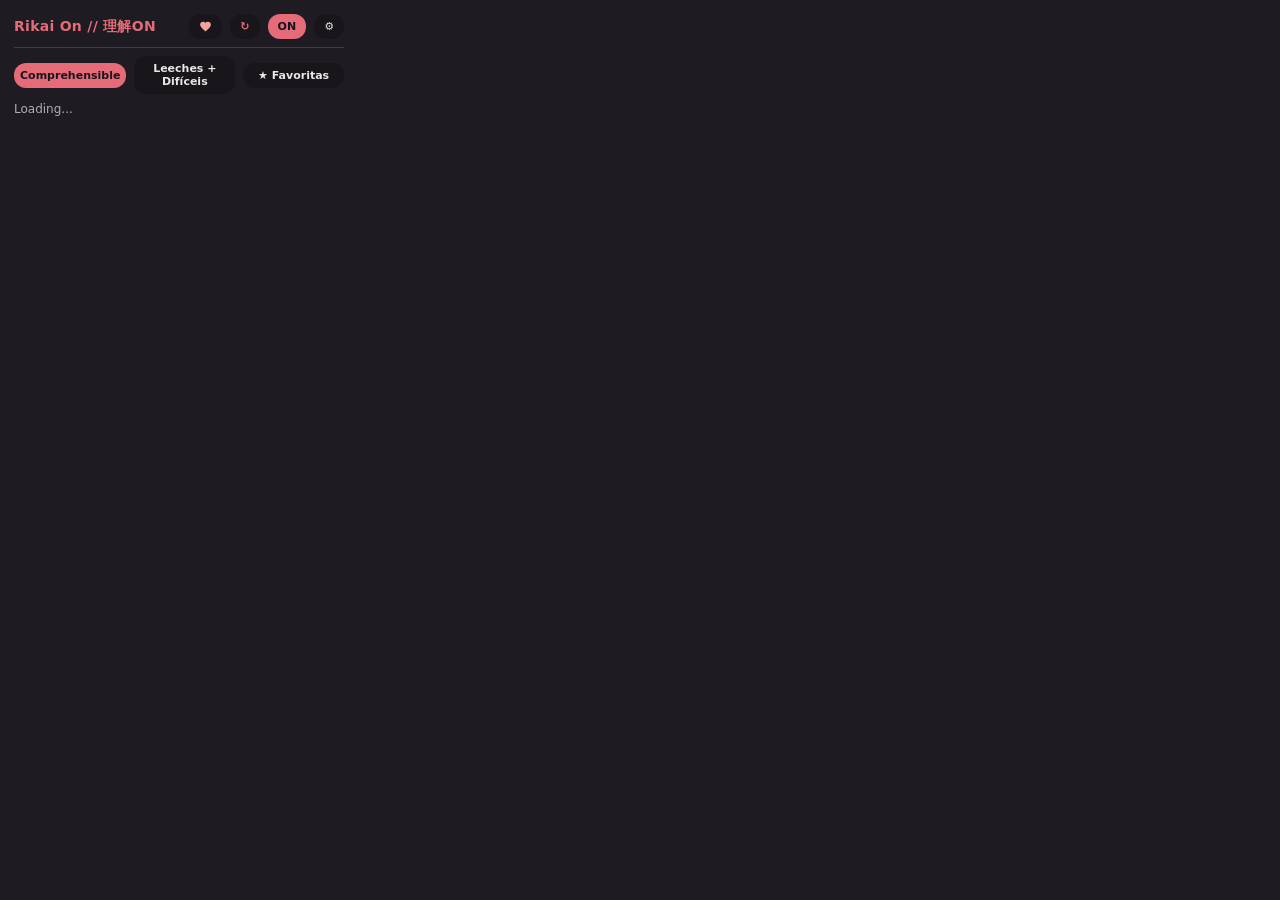
<file: chrome-extension/popup/popup.html>
<!DOCTYPE html>
<html lang="pt-BR">
<head>
  <meta charset="UTF-8">
  <title>Rikai On</title>
  <link rel="stylesheet" href="../themes.css">
  <style>
    body {
      width: 330px;
      margin: 0;
      padding: var(--rk-pad-md);
      background-color: var(--rk-bg);
      background-image: var(--rk-panel-pattern);
      background-size: 24px 24px;
      color: var(--rk-text);
      font-family: var(--rk-font);
      transition: background-color var(--rk-dur-med, 240ms) ease-in-out, color var(--rk-dur-med, 240ms) ease-in-out;
    }
    .top-bar { display: flex; justify-content: space-between; align-items: center; margin-bottom: var(--rk-gap); padding-bottom: var(--rk-pad-sm); border-bottom: var(--rk-border-width) var(--rk-border-style) var(--rk-border); }
    h1 { font-size: 14px; margin: 0; color: var(--rk-accent); text-transform: var(--rk-title-transform); letter-spacing: var(--rk-title-spacing); }
    .top-actions, .mode-bar { display: flex; gap: var(--rk-gap); align-items: center; }
    .mode-bar { margin-bottom: var(--rk-gap); }
    p { font-size: 12px; color: var(--rk-muted); margin: 0 0 10px; }
    .rk-btn {
      background: var(--rk-surface);
      border: 1px solid transparent;
      color: var(--rk-text);
      cursor: pointer;
      padding: 5px 9px;
      border-radius: var(--rk-btn-radius);
      font-family: var(--rk-font);
      font-size: 11px;
      font-weight: 700;
      box-shadow: var(--rk-btn-shadow);
      transition: background-color var(--rk-dur-fast, 160ms) ease-in-out,
        color var(--rk-dur-fast, 160ms) ease-in-out,
        border-color var(--rk-dur-fast, 160ms) ease-in-out,
        transform 140ms ease-in-out;
    }
    .rk-btn:hover { border-color: var(--rk-accent); background: var(--rk-elevated); }
    .rk-btn:active { transform: scale(0.97); }
    .rk-btn.is-active { background: var(--rk-accent); color: var(--rk-accent-contrast); border-color: transparent; }
    .rk-btn.is-accent2 { width: 100%; margin-bottom: var(--rk-gap); padding: 7px; font-size: 12px; border-color: var(--rk-accent2); color: var(--rk-accent2); background: var(--rk-surface); }
    .filter-bar { display: flex; align-items: center; gap: 6px; margin-bottom: var(--rk-gap); }
    .filter-bar[hidden] { display: none; }
    .filter-label { font-size: 11px; font-weight: 700; color: var(--rk-muted); white-space: nowrap; }
    .rk-select {
      flex: 1;
      min-width: 0;
      background: var(--rk-surface);
      color: var(--rk-text);
      border: 1px solid var(--rk-border);
      border-radius: var(--rk-btn-radius);
      padding: 4px 8px;
      font-family: var(--rk-font);
      font-size: 11px;
      font-weight: 600;
      cursor: pointer;
    }
    .rk-select:hover { border-color: var(--rk-accent); }
    .progress-wrap { margin-bottom: var(--rk-gap); }
    .progress-meta { display: flex; justify-content: space-between; font-size: 11px; color: var(--rk-muted); margin-bottom: 4px; }
    .progress-track { width: 100%; height: 7px; background: var(--rk-surface); border: none; border-radius: var(--rk-btn-radius); overflow: hidden; }
    .progress-fill { width: 0%; height: 100%; background: linear-gradient(90deg, var(--rk-accent), var(--rk-accent2)); transition: width 240ms ease-in-out; }
    .list { display: flex; flex-direction: column; gap: var(--rk-gap); }
    .song-row {
      width: 100%;
      display: flex;
      align-items: stretch;
      gap: 6px;
      animation: rikaiFadeSlideIn var(--rk-dur-med, 240ms) ease-in-out;
    }
    .pill {
      flex: 1;
      min-width: 0;
      text-align: left;
      display: flex;
      align-items: center;
      gap: var(--rk-gap);
      background: var(--rk-surface);
      border: 1px solid transparent;
      color: var(--rk-text);
      padding: var(--rk-pad-sm) 10px;
      font-size: 13px;
      line-height: 1.45;
      cursor: pointer;
      border-radius: var(--rk-row-radius);
      font-family: var(--rk-font);
      box-shadow: var(--rk-btn-shadow);
      transition: background-color var(--rk-dur-fast, 160ms) ease-in-out,
        border-color var(--rk-dur-fast, 160ms) ease-in-out,
        transform 160ms ease-in-out;
    }
    .fav-item-btn {
      flex-shrink: 0;
      display: inline-flex;
      align-items: center;
      justify-content: center;
      min-width: 32px;
      font-size: 14px;
      padding: 0 8px;
      border-radius: var(--rk-row-radius);
    }
    .pill:hover { border-color: var(--rk-accent); background: var(--rk-elevated); transform: translateY(-1px); }
    .pill:active { transform: translateY(0); }
    :focus-visible { outline: 2px solid var(--rk-accent); outline-offset: 2px; }
    @media (prefers-reduced-motion: reduce) {
      *, *::before, *::after { transition: none !important; animation: none !important; }
    }
  </style>
</head>
<body>
  <main>
  <div class="top-bar">
    <h1>Rikai On // 理解ON</h1>
    <div class="top-actions">
      <a id="donate-btn" class="rk-btn" href="https://ko-fi.com/C0C62BIE0" target="_blank" rel="noopener noreferrer" title="Support me on Ko-fi" aria-label="Support me on Ko-fi" style="color:var(--rk-accent2);text-decoration:none;display:inline-flex;align-items:center;justify-content:center;"><svg width="13" height="13" viewBox="0 0 24 24" fill="currentColor" aria-hidden="true"><path d="M12 21.35l-1.45-1.32C5.4 15.36 2 12.28 2 8.5 2 5.42 4.42 3 7.5 3c1.74 0 3.41.81 4.5 2.09C13.09 3.81 14.76 3 16.5 3 19.58 3 22 5.42 22 8.5c0 3.78-3.4 6.86-8.55 11.54L12 21.35z"/></svg></a>
      <button id="sync-anki-btn" class="rk-btn" type="button" title="Sincronizar com o Anki" aria-label="Sincronizar com o Anki" style="color:var(--rk-accent);">↻</button>
      <button id="toggle-enabled" class="rk-btn is-active" type="button" aria-pressed="true">ON</button>
      <button id="open-settings" class="rk-btn" type="button" title="Configurações" aria-label="Abrir configurações">⚙</button>
    </div>
  </div>
  <div class="mode-bar">
    <button id="mode-mature" class="rk-btn is-active" type="button" aria-pressed="true" style="flex:1;padding:5px;">Comprehensible</button>
    <button id="mode-leech" class="rk-btn" type="button" aria-pressed="false" style="flex:1;padding:5px;">Leeches + Difíceis</button>
    <button id="mode-fav" class="rk-btn" type="button" aria-pressed="false" style="flex:1;padding:5px;">★ Favoritas</button>
  </div>
  <button id="open-playlist-btn" class="rk-btn is-accent2" type="button" hidden>▶ Abrir Playlist no YouTube</button>
  <div id="artist-filter-wrap" class="filter-bar" hidden>
    <label id="lbl-artist-filter" class="filter-label" for="artist-filter-select">Filtrar por artista</label>
    <select id="artist-filter-select" class="rk-select" aria-label="Filtrar por artista"></select>
  </div>
  <div id="sync-progress-wrap" class="progress-wrap" hidden>
    <div class="progress-meta">
      <span id="sync-progress-label">Sincronizando...</span>
      <span id="sync-progress-pct">0%</span>
    </div>
    <div role="progressbar" aria-valuemin="0" aria-valuemax="100" aria-valuenow="0" id="sync-progress-role" class="progress-track">
      <div id="sync-progress-fill" class="progress-fill"></div>
    </div>
  </div>
  <p id="status" role="status" aria-live="polite">Loading...</p>
  <div id="leech-list" class="list"></div>
  </main>
  <script src="../i18n.js"></script>
  <script src="../theme-utils.js"></script>
  <script src="../anki-ui-immersion.js"></script>
  <script src="popup.js"></script>
</body>
</html>
</file>
<file: chrome-extension/themes.css>
/* ==========================================================================
   Rikai On // 理解音 — Structural & Visual Theme System
   Each theme changes colors, geometry, borders, shadows, typography, spacing,
   and surface patterns.
   ========================================================================== */

:root {
  --rk-ease: cubic-bezier(0.4, 0, 0.2, 1);
  --rk-dur-fast: 160ms;
  --rk-dur-med: 240ms;
}

@keyframes rikaiFadeSlideIn {
  from {
    opacity: 0;
    transform: translateY(4px);
  }

  to {
    opacity: 1;
    transform: translateY(0);
  }
}

:root,
[data-rikai-theme="rikai-red"],
[data-theme="rikai-red"] {
  --rk-bg: #1e1b22;
  --rk-surface: #18151b;
  --rk-elevated: #2d2733;
  --rk-text: #ebe4e8;
  --rk-muted: #b5aab3;
  --rk-accent: #e46b77;
  --rk-accent-contrast: #18151b;
  --rk-accent2: #f2a49c;
  --rk-border: #433b49;
  --rk-border-width: 1px;
  --rk-border-style: solid;
  --rk-radius: 14px;
  --rk-row-radius: 10px;
  --rk-btn-radius: 12px;
  --rk-pad-sm: 8px;
  --rk-pad-md: 14px;
  --rk-gap: 8px;
  --rk-font: "Inter", "Noto Sans JP", system-ui, sans-serif;
  --rk-title-transform: none;
  --rk-title-spacing: 0.02em;
  --rk-panel-shadow: 0 8px 24px rgba(17, 14, 20, 0.42);
  --rk-btn-shadow: none;
  --rk-panel-pattern: none;
  --rk-header-accent: linear-gradient(90deg, #e46b77, #f2a49c);
  --rk-active-border-left: 4px solid #e46b77;
  --rk-overlay-bg: rgba(34, 21, 28, 0.88);
  --rk-overlay-text: #ebe4e8;
  --rk-overlay-shadow: 0 8px 24px rgba(17, 14, 20, 0.55);

  --rk-leech-bg: rgba(249, 226, 175, 0.2);
  --rk-leech-border: #f9e2af;
  --rk-leech-text: #f9e2af;
  --rk-hard-bg: rgba(243, 139, 168, 0.22);
  --rk-hard-border: #f38ba8;
  --rk-hard-text: #f38ba8;
  --rk-young-bg: rgba(137, 180, 250, 0.18);
  --rk-young-border: #89b4fa;
  --rk-young-text: #b4d0fb;
  --rk-mature-bg: rgba(166, 227, 161, 0.18);
  --rk-mature-border: #a6e3a1;
  --rk-mature-text: #a6e3a1;
}

[data-rikai-theme="youtube"],
[data-theme="youtube"] {
  --rk-bg: #0f0f0f;
  --rk-surface: #181818;
  --rk-elevated: #272727;
  --rk-text: #f1f1f1;
  --rk-muted: #aaaaaa;
  --rk-accent: #3ea6ff;
  --rk-accent-contrast: #0f0f0f;
  --rk-accent2: #ff4d6d;
  --rk-border: #3f3f3f;
  --rk-border-width: 1px;
  --rk-border-style: solid;
  --rk-radius: 12px;
  --rk-row-radius: 8px;
  --rk-btn-radius: 18px;
  --rk-pad-sm: 6px;
  --rk-pad-md: 12px;
  --rk-gap: 8px;
  --rk-font: "Roboto", "Noto Sans JP", Arial, sans-serif;
  --rk-title-transform: none;
  --rk-title-spacing: normal;
  --rk-panel-shadow: none;
  --rk-btn-shadow: none;
  --rk-panel-pattern: none;
  --rk-header-accent: none;
  --rk-active-border-left: 1px solid var(--rk-accent);
  --rk-overlay-bg: rgba(15, 15, 15, 0.84);
  --rk-overlay-text: #f1f1f1;
  --rk-overlay-shadow: 0 2px 10px rgba(0, 0, 0, 0.65);

  --rk-leech-bg: rgba(251, 191, 36, 0.24);
  --rk-leech-border: #fbbf24;
  --rk-leech-text: #fef08a;
  --rk-hard-bg: rgba(255, 78, 69, 0.24);
  --rk-hard-border: #ff4e45;
  --rk-hard-text: #fecaca;
  --rk-young-bg: rgba(62, 166, 255, 0.18);
  --rk-young-border: #3ea6ff;
  --rk-young-text: #dbeafe;
  --rk-mature-bg: rgba(43, 166, 64, 0.18);
  --rk-mature-border: #2ba640;
  --rk-mature-text: #dcfce7;
}

[data-rikai-theme="vocaloid"],
[data-theme="vocaloid"] {
  --rk-bg: #0b0e14;
  --rk-surface: #131822;
  --rk-elevated: #1a2130;
  --rk-text: #f3f6fc;
  --rk-muted: #b4c0d4;
  --rk-accent: #39e5d2;
  --rk-accent-contrast: #0b0e14;
  --rk-accent2: #ff6b9e;
  --rk-border: #3b4963;
  --rk-border-width: 1px;
  --rk-border-style: solid;
  --rk-radius: 2px;
  --rk-row-radius: 0px;
  --rk-btn-radius: 0px;
  --rk-pad-sm: 6px;
  --rk-pad-md: 14px;
  --rk-gap: 6px;
  --rk-font: "Space Grotesk", "Noto Sans JP", system-ui, sans-serif;
  --rk-title-transform: uppercase;
  --rk-title-spacing: 0.08em;
  --rk-panel-shadow: 0 0 22px rgba(57, 229, 210, 0.12);
  --rk-btn-shadow: none;
  --rk-panel-pattern: linear-gradient(to right, rgba(57, 229, 210, 0.04) 1px, transparent 1px),
    linear-gradient(to bottom, rgba(57, 229, 210, 0.04) 1px, transparent 1px);
  --rk-header-accent: linear-gradient(90deg, #39e5d2, #ff6b9e);
  --rk-active-border-left: 4px solid var(--rk-accent);
  --rk-overlay-bg: rgba(13, 21, 34, 0.86);
  --rk-overlay-text: #f3f6fc;
  --rk-overlay-shadow: 0 0 18px rgba(57, 229, 210, 0.25);

  --rk-leech-bg: rgba(251, 191, 36, 0.24);
  --rk-leech-border: #fbbf24;
  --rk-leech-text: #fef08a;
  --rk-hard-bg: rgba(255, 107, 158, 0.25);
  --rk-hard-border: #ff6b9e;
  --rk-hard-text: #fbcfe8;
  --rk-young-bg: rgba(57, 229, 210, 0.16);
  --rk-young-border: #39e5d2;
  --rk-young-text: #ccfbf1;
  --rk-mature-bg: rgba(74, 222, 128, 0.16);
  --rk-mature-border: #4ade80;
  --rk-mature-text: #dcfce7;
}

[data-rikai-theme="sakura"],
[data-theme="sakura"] {
  --rk-bg: #150e17;
  --rk-surface: #201524;
  --rk-elevated: #2e1d33;
  --rk-text: #fdf2f8;
  --rk-muted: #e2b8d5;
  --rk-accent: #ff7eb6;
  --rk-accent-contrast: #150e17;
  --rk-accent2: #fde047;
  --rk-border: #6b3b70;
  --rk-border-width: 1px;
  --rk-border-style: dashed;
  --rk-radius: 18px;
  --rk-row-radius: 12px;
  --rk-btn-radius: 999px;
  --rk-pad-sm: 9px;
  --rk-pad-md: 16px;
  --rk-gap: 9px;
  --rk-font: "Yu Mincho", "Hiragino Mincho ProN", "Noto Serif JP", Georgia, serif;
  --rk-title-transform: none;
  --rk-title-spacing: 0.04em;
  --rk-panel-shadow: 0 10px 30px rgba(255, 126, 182, 0.16);
  --rk-btn-shadow: none;
  --rk-panel-pattern: radial-gradient(circle at top right, rgba(255, 126, 182, 0.12), transparent 55%);
  --rk-header-accent: none;
  --rk-active-border-left: 3px solid var(--rk-accent);
  --rk-overlay-bg: rgba(38, 18, 42, 0.86);
  --rk-overlay-text: #fdf2f8;
  --rk-overlay-shadow: 0 8px 24px rgba(255, 126, 182, 0.25);

  --rk-leech-bg: rgba(253, 224, 71, 0.24);
  --rk-leech-border: #fde047;
  --rk-leech-text: #fef9c3;
  --rk-hard-bg: rgba(255, 126, 182, 0.26);
  --rk-hard-border: #ff7eb6;
  --rk-hard-text: #fce7f3;
  --rk-young-bg: rgba(192, 132, 252, 0.2);
  --rk-young-border: #c084fc;
  --rk-young-text: #f3e8ff;
  --rk-mature-bg: rgba(74, 222, 128, 0.16);
  --rk-mature-border: #4ade80;
  --rk-mature-text: #dcfce7;
}

[data-rikai-theme="eva"],
[data-theme="eva"] {
  --rk-bg: #0c0814;
  --rk-surface: #150e24;
  --rk-elevated: #22163b;
  --rk-text: #f5f3ff;
  --rk-muted: #c4b5fd;
  --rk-accent: #4ade80;
  --rk-accent-contrast: #0c0814;
  --rk-accent2: #fb923c;
  --rk-border: rgba(167, 139, 250, 0.28);
  --rk-border-width: 1px;
  --rk-border-style: solid;
  --rk-radius: 4px;
  --rk-row-radius: 4px;
  --rk-btn-radius: 4px;
  --rk-pad-sm: 9px;
  --rk-pad-md: 16px;
  --rk-gap: 10px;
  --rk-font: "JetBrains Mono", "Cascadia Code", monospace;
  --rk-title-transform: uppercase;
  --rk-title-spacing: 0.1em;
  --rk-panel-shadow: 0 6px 24px rgba(12, 8, 20, 0.6);
  --rk-btn-shadow: none;
  --rk-panel-pattern: none;
  --rk-header-accent: repeating-linear-gradient(-45deg, #fb923c 0 8px, #150e24 8px 16px);
  --rk-active-border-left: 4px solid var(--rk-accent);
  --rk-overlay-bg: rgba(24, 14, 42, 0.9);
  --rk-overlay-text: #4ade80;
  --rk-overlay-shadow: 0 4px 16px rgba(124, 58, 237, 0.3);

  --rk-leech-bg: rgba(251, 146, 60, 0.26);
  --rk-leech-border: #fb923c;
  --rk-leech-text: #ffedd5;
  --rk-hard-bg: rgba(244, 63, 94, 0.26);
  --rk-hard-border: #fb7185;
  --rk-hard-text: #ffe4e6;
  --rk-young-bg: rgba(167, 139, 250, 0.22);
  --rk-young-border: #a78bfa;
  --rk-young-text: #ede9fe;
  --rk-mature-bg: rgba(74, 222, 128, 0.18);
  --rk-mature-border: #4ade80;
  --rk-mature-text: #dcfce7;
}

[data-rikai-theme="sumi"],
[data-theme="sumi"] {
  --rk-bg: #f4efe6;
  --rk-surface: #fffdf9;
  --rk-elevated: #e6dfd3;
  --rk-text: #111827;
  --rk-muted: #374151;
  --rk-accent: #0f766e;
  --rk-accent-contrast: #ffffff;
  --rk-accent2: #be185d;
  --rk-border: #cbd5e1;
  --rk-border-width: 1px;
  --rk-border-style: solid;
  --rk-radius: 12px;
  --rk-row-radius: 8px;
  --rk-btn-radius: 8px;
  --rk-pad-sm: 7px;
  --rk-pad-md: 14px;
  --rk-gap: 8px;
  --rk-font: "Noto Serif JP", "Georgia", serif;
  --rk-title-transform: none;
  --rk-title-spacing: 0.05em;
  --rk-panel-shadow: 0 4px 16px rgba(17, 24, 39, 0.08);
  --rk-btn-shadow: 0 1px 3px rgba(17, 24, 39, 0.07);
  --rk-panel-pattern: linear-gradient(to bottom, rgba(17, 24, 39, 0.025) 1px, transparent 1px);
  --rk-header-accent: #0f766e;
  --rk-active-border-left: 4px solid var(--rk-accent);
  --rk-overlay-bg: rgba(244, 239, 230, 0.92);
  --rk-overlay-text: #111827;
  --rk-overlay-shadow: 0 4px 18px rgba(17, 24, 39, 0.14);

  --rk-leech-bg: rgba(234, 179, 8, 0.3);
  --rk-leech-border: #a16207;
  --rk-leech-text: #713f12;
  --rk-hard-bg: rgba(236, 72, 153, 0.22);
  --rk-hard-border: #be185d;
  --rk-hard-text: #831843;
  --rk-young-bg: rgba(15, 118, 110, 0.16);
  --rk-young-border: #0f766e;
  --rk-young-text: #134e4a;
  --rk-mature-bg: rgba(22, 163, 74, 0.18);
  --rk-mature-border: #15803d;
  --rk-mature-text: #14532d;
}

[data-rikai-theme="catppuccin"],
[data-theme="catppuccin"] {
  --rk-bg: #1e1e2e;
  --rk-surface: #181825;
  --rk-elevated: #313244;
  --rk-text: #cdd6f4;
  --rk-muted: #a6adc8;
  --rk-accent: #cba6f7;
  --rk-accent-contrast: #11111b;
  --rk-accent2: #f5c2e7;
  --rk-border: #45475a;
  --rk-border-width: 1px;
  --rk-border-style: solid;
  --rk-radius: 14px;
  --rk-row-radius: 10px;
  --rk-btn-radius: 10px;
  --rk-pad-sm: 8px;
  --rk-pad-md: 14px;
  --rk-gap: 8px;
  --rk-font: "Inter", "Noto Sans JP", system-ui, sans-serif;
  --rk-title-transform: none;
  --rk-title-spacing: 0.02em;
  --rk-panel-shadow: 0 8px 24px rgba(17, 17, 27, 0.45);
  --rk-btn-shadow: none;
  --rk-panel-pattern: none;
  --rk-header-accent: linear-gradient(90deg, #cba6f7, #f5c2e7, #89b4fa);
  --rk-active-border-left: 4px solid #cba6f7;
  --rk-overlay-bg: rgba(30, 30, 46, 0.9);
  --rk-overlay-text: #cdd6f4;
  --rk-overlay-shadow: 0 8px 24px rgba(17, 17, 27, 0.55);

  --rk-leech-bg: rgba(249, 226, 175, 0.22);
  --rk-leech-border: #f9e2af;
  --rk-leech-text: #f9e2af;
  --rk-hard-bg: rgba(243, 139, 168, 0.24);
  --rk-hard-border: #f38ba8;
  --rk-hard-text: #f38ba8;
  --rk-young-bg: rgba(116, 199, 236, 0.18);
  --rk-young-border: #74c7ec;
  --rk-young-text: #89dceb;
  --rk-mature-bg: rgba(166, 227, 161, 0.18);
  --rk-mature-border: #a6e3a1;
  --rk-mature-text: #a6e3a1;
}

[data-rikai-theme="catppuccin-latte"],
[data-theme="catppuccin-latte"] {
  --rk-bg: #eff1f5;
  --rk-surface: #e6e9ef;
  --rk-elevated: #dce0e8;
  --rk-text: #4c4f69;
  --rk-muted: #5c5f77;
  --rk-accent: #7227d8;
  --rk-accent-contrast: #ffffff;
  --rk-accent2: #bc0c32;
  --rk-border: #bcc0cc;
  --rk-border-width: 1px;
  --rk-border-style: solid;
  --rk-radius: 14px;
  --rk-row-radius: 10px;
  --rk-btn-radius: 10px;
  --rk-pad-sm: 8px;
  --rk-pad-md: 14px;
  --rk-gap: 8px;
  --rk-font: "Inter", "Noto Sans JP", system-ui, sans-serif;
  --rk-title-transform: none;
  --rk-title-spacing: 0.02em;
  --rk-panel-shadow: 0 6px 20px rgba(76, 79, 105, 0.12);
  --rk-btn-shadow: 0 1px 2px rgba(76, 79, 105, 0.08);
  --rk-panel-pattern: none;
  --rk-header-accent: linear-gradient(90deg, #8839ef, #ea76cb, #1e66f5);
  --rk-active-border-left: 4px solid #8839ef;
  --rk-overlay-bg: rgba(239, 241, 245, 0.94);
  --rk-overlay-text: #4c4f69;
  --rk-overlay-shadow: 0 6px 20px rgba(76, 79, 105, 0.18);

  --rk-leech-bg: rgba(223, 142, 29, 0.22);
  --rk-leech-border: #df8e1d;
  --rk-leech-text: #7c4a03;
  --rk-hard-bg: rgba(210, 15, 57, 0.18);
  --rk-hard-border: #d20f39;
  --rk-hard-text: #880924;
  --rk-young-bg: rgba(30, 102, 245, 0.16);
  --rk-young-border: #1e66f5;
  --rk-young-text: #113c94;
  --rk-mature-bg: rgba(64, 160, 43, 0.18);
  --rk-mature-border: #40a02b;
  --rk-mature-text: #1f5c14;
}

[data-rikai-theme="dracula"],
[data-theme="dracula"] {
  --rk-bg: #282a36;
  --rk-surface: #21222c;
  --rk-elevated: #44475a;
  --rk-text: #f8f8f2;
  --rk-muted: #bfc7e0;
  --rk-accent: #bd93f9;
  --rk-accent-contrast: #191a21;
  --rk-accent2: #ff79c6;
  --rk-border: #44475a;
  --rk-border-width: 1px;
  --rk-border-style: solid;
  --rk-radius: 12px;
  --rk-row-radius: 8px;
  --rk-btn-radius: 10px;
  --rk-pad-sm: 8px;
  --rk-pad-md: 14px;
  --rk-gap: 8px;
  --rk-font: "Roboto", "Noto Sans JP", system-ui, sans-serif;
  --rk-title-transform: none;
  --rk-title-spacing: 0.02em;
  --rk-panel-shadow: 0 8px 24px rgba(0, 0, 0, 0.4);
  --rk-btn-shadow: none;
  --rk-panel-pattern: none;
  --rk-header-accent: linear-gradient(90deg, #bd93f9, #ff79c6);
  --rk-active-border-left: 4px solid #bd93f9;
  --rk-overlay-bg: rgba(40, 42, 54, 0.9);
  --rk-overlay-text: #f8f8f2;
  --rk-overlay-shadow: 0 6px 20px rgba(0, 0, 0, 0.55);

  --rk-leech-bg: rgba(241, 250, 140, 0.22);
  --rk-leech-border: #f1fa8c;
  --rk-leech-text: #f1fa8c;
  --rk-hard-bg: rgba(255, 85, 85, 0.25);
  --rk-hard-border: #ff5555;
  --rk-hard-text: #ffd6d6;
  --rk-young-bg: rgba(139, 233, 253, 0.2);
  --rk-young-border: #8be9fd;
  --rk-young-text: #8be9fd;
  --rk-mature-bg: rgba(80, 250, 123, 0.2);
  --rk-mature-border: #50fa7b;
  --rk-mature-text: #50fa7b;
}

[data-rikai-theme="nord"],
[data-theme="nord"] {
  --rk-bg: #2e3440;
  --rk-surface: #242933;
  --rk-elevated: #3b4252;
  --rk-text: #eceff4;
  --rk-muted: #d8dee9;
  --rk-accent: #88c0d0;
  --rk-accent-contrast: #1b1f27;
  --rk-accent2: #81a1c1;
  --rk-border: #4c566a;
  --rk-border-width: 1px;
  --rk-border-style: solid;
  --rk-radius: 10px;
  --rk-row-radius: 8px;
  --rk-btn-radius: 8px;
  --rk-pad-sm: 7px;
  --rk-pad-md: 14px;
  --rk-gap: 8px;
  --rk-font: "Inter", "Noto Sans JP", system-ui, sans-serif;
  --rk-title-transform: none;
  --rk-title-spacing: 0.02em;
  --rk-panel-shadow: 0 6px 20px rgba(15, 18, 24, 0.35);
  --rk-btn-shadow: none;
  --rk-panel-pattern: none;
  --rk-header-accent: linear-gradient(90deg, #88c0d0, #5e81ac);
  --rk-active-border-left: 4px solid #88c0d0;
  --rk-overlay-bg: rgba(46, 52, 64, 0.9);
  --rk-overlay-text: #eceff4;
  --rk-overlay-shadow: 0 6px 20px rgba(15, 18, 24, 0.5);

  --rk-leech-bg: rgba(235, 203, 139, 0.24);
  --rk-leech-border: #ebcb8b;
  --rk-leech-text: #ebcb8b;
  --rk-hard-bg: rgba(191, 97, 106, 0.28);
  --rk-hard-border: #bf616a;
  --rk-hard-text: #fce8ea;
  --rk-young-bg: rgba(136, 192, 208, 0.22);
  --rk-young-border: #88c0d0;
  --rk-young-text: #d8f3fa;
  --rk-mature-bg: rgba(163, 190, 140, 0.22);
  --rk-mature-border: #a3be8c;
  --rk-mature-text: #e3f0d9;
}

[data-rikai-theme="gruvbox"],
[data-theme="gruvbox"] {
  --rk-bg: #282828;
  --rk-surface: #1d2021;
  --rk-elevated: #3c3836;
  --rk-text: #ebdbb2;
  --rk-muted: #d5c4a1;
  --rk-accent: #fe8019;
  --rk-accent-contrast: #1d2021;
  --rk-accent2: #fabd2f;
  --rk-border: #504945;
  --rk-border-width: 1px;
  --rk-border-style: solid;
  --rk-radius: 10px;
  --rk-row-radius: 6px;
  --rk-btn-radius: 8px;
  --rk-pad-sm: 7px;
  --rk-pad-md: 14px;
  --rk-gap: 8px;
  --rk-font: "Roboto", "Noto Sans JP", system-ui, sans-serif;
  --rk-title-transform: none;
  --rk-title-spacing: 0.02em;
  --rk-panel-shadow: 0 6px 20px rgba(0, 0, 0, 0.45);
  --rk-btn-shadow: none;
  --rk-panel-pattern: none;
  --rk-header-accent: linear-gradient(90deg, #fe8019, #fabd2f);
  --rk-active-border-left: 4px solid #fe8019;
  --rk-overlay-bg: rgba(40, 38, 34, 0.9);
  --rk-overlay-text: #ebdbb2;
  --rk-overlay-shadow: 0 6px 20px rgba(0, 0, 0, 0.6);

  --rk-leech-bg: rgba(250, 189, 47, 0.24);
  --rk-leech-border: #fabd2f;
  --rk-leech-text: #fabd2f;
  --rk-hard-bg: rgba(251, 73, 52, 0.26);
  --rk-hard-border: #fb4934;
  --rk-hard-text: #ffdcd8;
  --rk-young-bg: rgba(131, 165, 152, 0.22);
  --rk-young-border: #83a598;
  --rk-young-text: #d8ece4;
  --rk-mature-bg: rgba(184, 187, 38, 0.22);
  --rk-mature-border: #b8bb26;
  --rk-mature-text: #edf0a8;
}

[data-rikai-theme="tokyonight"],
[data-theme="tokyonight"] {
  --rk-bg: #1a1b26;
  --rk-surface: #16161e;
  --rk-elevated: #292e42;
  --rk-text: #c0caf5;
  --rk-muted: #9aa5ce;
  --rk-accent: #7aa2f7;
  --rk-accent-contrast: #15161e;
  --rk-accent2: #bb9af7;
  --rk-border: #3b4261;
  --rk-border-width: 1px;
  --rk-border-style: solid;
  --rk-radius: 12px;
  --rk-row-radius: 8px;
  --rk-btn-radius: 10px;
  --rk-pad-sm: 8px;
  --rk-pad-md: 14px;
  --rk-gap: 8px;
  --rk-font: "Inter", "Noto Sans JP", system-ui, sans-serif;
  --rk-title-transform: none;
  --rk-title-spacing: 0.02em;
  --rk-panel-shadow: 0 8px 24px rgba(10, 12, 22, 0.5);
  --rk-btn-shadow: none;
  --rk-panel-pattern: none;
  --rk-header-accent: linear-gradient(90deg, #7aa2f7, #bb9af7, #7dcfff);
  --rk-active-border-left: 4px solid #7aa2f7;
  --rk-overlay-bg: rgba(26, 27, 46, 0.9);
  --rk-overlay-text: #c0caf5;
  --rk-overlay-shadow: 0 8px 24px rgba(10, 12, 22, 0.6);

  --rk-leech-bg: rgba(224, 175, 104, 0.24);
  --rk-leech-border: #e0af68;
  --rk-leech-text: #e0af68;
  --rk-hard-bg: rgba(247, 118, 142, 0.25);
  --rk-hard-border: #f7768e;
  --rk-hard-text: #ffdbe2;
  --rk-young-bg: rgba(125, 207, 255, 0.2);
  --rk-young-border: #7dcfff;
  --rk-young-text: #b4e4ff;
  --rk-mature-bg: rgba(158, 206, 106, 0.2);
  --rk-mature-border: #9ece6a;
  --rk-mature-text: #cfe8b4;
}

[data-rikai-theme="rose-pine"],
[data-theme="rose-pine"] {
  --rk-bg: #191724;
  --rk-surface: #1f1d2e;
  --rk-elevated: #26233a;
  --rk-text: #e0def4;
  --rk-muted: #c4a7e7;
  --rk-accent: #ebbcba;
  --rk-accent-contrast: #191724;
  --rk-accent2: #eb6f92;
  --rk-border: #403d52;
  --rk-border-width: 1px;
  --rk-border-style: solid;
  --rk-radius: 14px;
  --rk-row-radius: 10px;
  --rk-btn-radius: 12px;
  --rk-pad-sm: 8px;
  --rk-pad-md: 14px;
  --rk-gap: 8px;
  --rk-font: "Inter", "Noto Sans JP", system-ui, sans-serif;
  --rk-title-transform: none;
  --rk-title-spacing: 0.02em;
  --rk-panel-shadow: 0 8px 24px rgba(15, 13, 24, 0.45);
  --rk-btn-shadow: none;
  --rk-panel-pattern: none;
  --rk-header-accent: linear-gradient(90deg, #ebbcba, #c4a7e7);
  --rk-active-border-left: 4px solid #ebbcba;
  --rk-overlay-bg: rgba(31, 29, 46, 0.9);
  --rk-overlay-text: #e0def4;
  --rk-overlay-shadow: 0 8px 24px rgba(15, 13, 24, 0.55);

  --rk-leech-bg: rgba(246, 193, 119, 0.24);
  --rk-leech-border: #f6c177;
  --rk-leech-text: #f6c177;
  --rk-hard-bg: rgba(235, 111, 146, 0.24);
  --rk-hard-border: #eb6f92;
  --rk-hard-text: #fbd2de;
  --rk-young-bg: rgba(156, 207, 216, 0.2);
  --rk-young-border: #9ccfd8;
  --rk-young-text: #ccecf1;
  --rk-mature-bg: rgba(49, 116, 143, 0.28);
  --rk-mature-border: #9ccfd8;
  --rk-mature-text: #e0def4;
}

[data-rikai-theme="custom"],
[data-theme="custom"] {
  --rk-bg: #12121a;
  --rk-surface: #1b1b26;
  --rk-elevated: #272736;
  --rk-text: #f3f4f6;
  --rk-muted: #a1a1aa;
  --rk-accent: #f43f5e;
  --rk-accent-contrast: #18151b;
  --rk-accent2: #38bdf8;
  --rk-border: #3f3f46;
  --rk-border-width: 1px;
  --rk-border-style: solid;
  --rk-radius: 14px;
  --rk-row-radius: 10px;
  --rk-btn-radius: 12px;
  --rk-pad-sm: 7px;
  --rk-pad-md: 14px;
  --rk-gap: 8px;
  --rk-font: "Roboto", "Noto Sans JP", system-ui, sans-serif;
  --rk-title-transform: none;
  --rk-title-spacing: normal;
  --rk-panel-shadow: 0 6px 20px rgba(0, 0, 0, 0.35);
  --rk-btn-shadow: none;
  --rk-panel-pattern: none;
  --rk-header-accent: #f43f5e;
  --rk-active-border-left: 4px solid #f43f5e;
  --rk-overlay-bg: rgba(15, 15, 20, 0.85);
  --rk-overlay-text: #ffffff;
  --rk-overlay-shadow: 0 4px 16px rgba(0, 0, 0, 0.6);

  --rk-leech-bg: rgba(251, 191, 36, 0.24);
  --rk-leech-border: #fbbf24;
  --rk-leech-text: #fef08a;
  --rk-hard-bg: rgba(244, 63, 94, 0.24);
  --rk-hard-border: #f43f5e;
  --rk-hard-text: #ffe4e6;
  --rk-young-bg: rgba(56, 189, 248, 0.2);
  --rk-young-border: #38bdf8;
  --rk-young-text: #e0f2fe;
  --rk-mature-bg: rgba(74, 222, 128, 0.2);
  --rk-mature-border: #4ade80;
  --rk-mature-text: #dcfce7;
}
</file>
